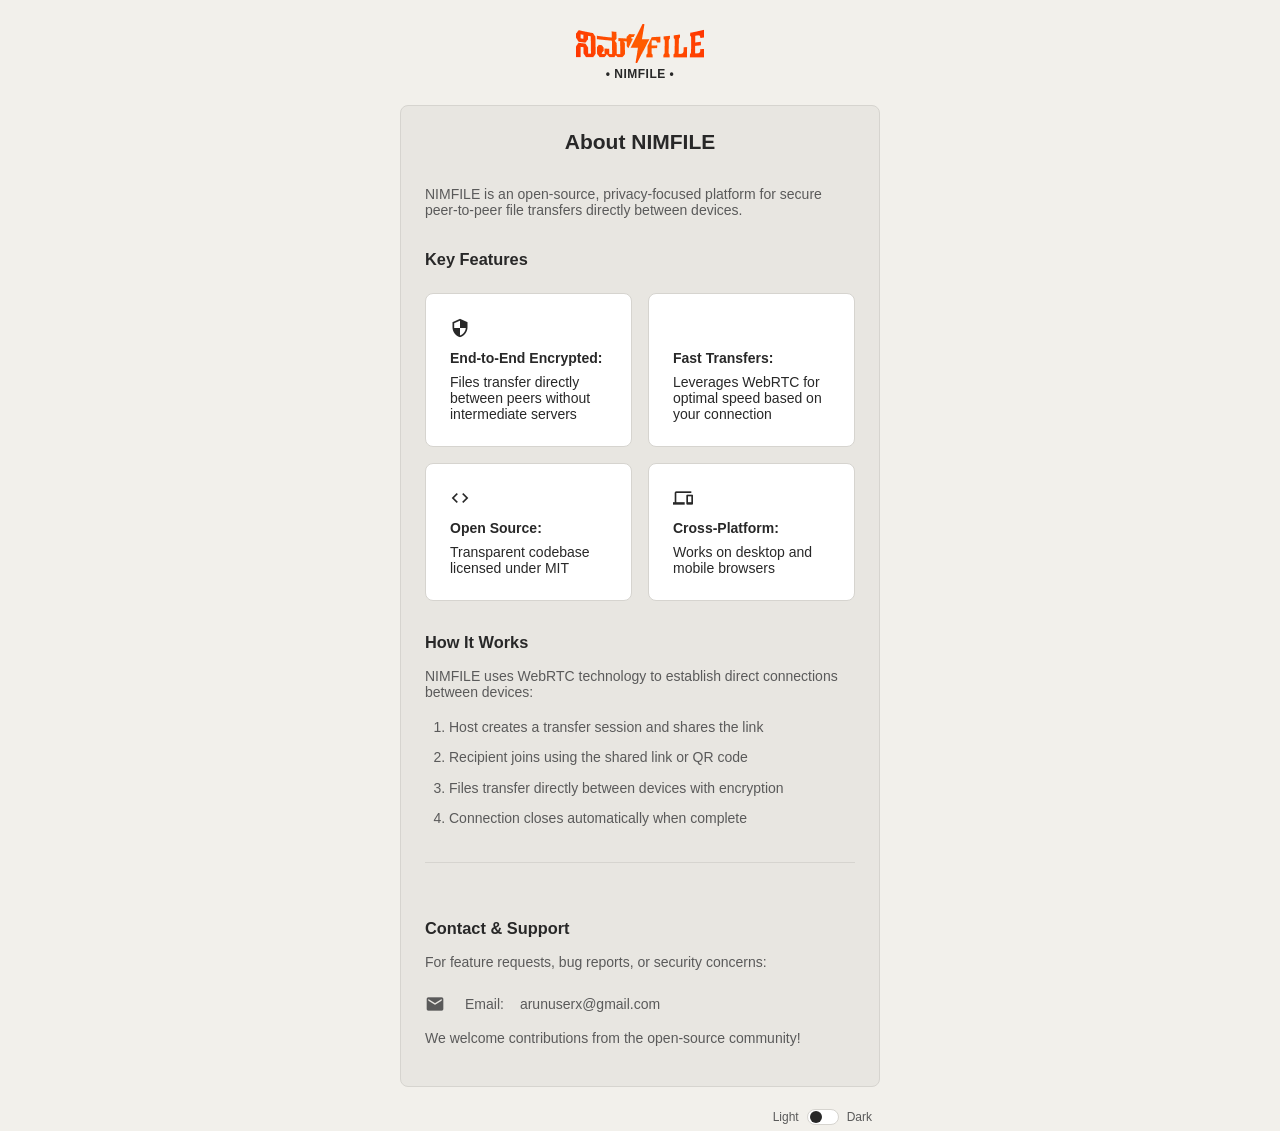
<file: about.html>
<!DOCTYPE html>
<html lang="en">
<head>
<meta charset="UTF-8">
  <title>• NIMFILE •</title>
  <meta name="viewport" content="width=device-width, initial-scale=1.0">
  <!-- Material Icons Bolt Favicon -->
  <link rel="icon" href="assets/favicon.png" type="image/png">
  <link rel="stylesheet" href="style.css">
  <link href="https://fonts.googleapis.com/icon?family=Material+Icons" rel="stylesheet">
  <style>
    .material-icons {
      font-size: 20px;
    }
  </style>
</head>
<body>
  <div class="top-bar">
    <div class="header-title">
      <img src="assets/icon.png" alt="NIMFILE Icon" class="app-logo">
      <span class="app-title">• NIMFILE •</span>
    </div>
  </div>
  
  <main class="centered-container">
    <h1 class="visually-hidden">About NIMFILE - Secure File Transfer</h1>

    <section class="card">
      <h2>About NIMFILE</h2>
      <p class="intro-text">NIMFILE is an open-source, privacy-focused platform for secure peer-to-peer file transfers directly between devices.</p>
      
      <div class="feature-section">
        <h3>Key Features</h3>
        <ul class="feature-list">
          <li>
            <span class="material-icons feature-icon">security</span>
            <strong>End-to-End Encrypted:</strong> Files transfer directly between peers without intermediate servers
          </li>
          <li>
            <span class="material-icons feature-icon">bolt</span>
            <strong>Fast Transfers:</strong> Leverages WebRTC for optimal speed based on your connection
          </li>
          <li>
            <span class="material-icons feature-icon">code</span>
            <strong>Open Source:</strong> Transparent codebase licensed under MIT
          </li>
          <li>
            <span class="material-icons feature-icon">devices</span>
            <strong>Cross-Platform:</strong> Works on desktop and mobile browsers
          </li>
        </ul>
      </div>

      <div class="tech-section">
        <h3>How It Works</h3>
        <p>NIMFILE uses WebRTC technology to establish direct connections between devices:</p>
        <ol class="process-steps">
          <li>Host creates a transfer session and shares the link</li>
          <li>Recipient joins using the shared link or QR code</li>
          <li>Files transfer directly between devices with encryption</li>
          <li>Connection closes automatically when complete</li>
        </ol>
      </div>

      <div class="contact-section">
        <h3>Contact & Support</h3>
        <p>For feature requests, bug reports, or security concerns:</p>
        <p class="contact-email">
          <span class="material-icons">email</span>
          Email: <a href="mailto:arunuserx@gmail.com">arunuserx@gmail.com</a>
        </p>
        <p>We welcome contributions from the open-source community!</p>
      </div>
    </section>
  </main>

  <div class="theme-button-wrapper">
    <div class="left-placeholder"></div>
    <button id="themeToggleBtn" title="Toggle theme" aria-label="Toggle theme" class="theme-toggle-btn">
      <span class="theme-toggle-label">Light</span>
      <span class="theme-toggle-switch">
        <span class="switch-thumb"></span>
      </span>
      <span class="theme-toggle-label">Dark</span>
    </button>
  </div>
  <script src="theme.js" defer></script>
</body>
</html>
</file>
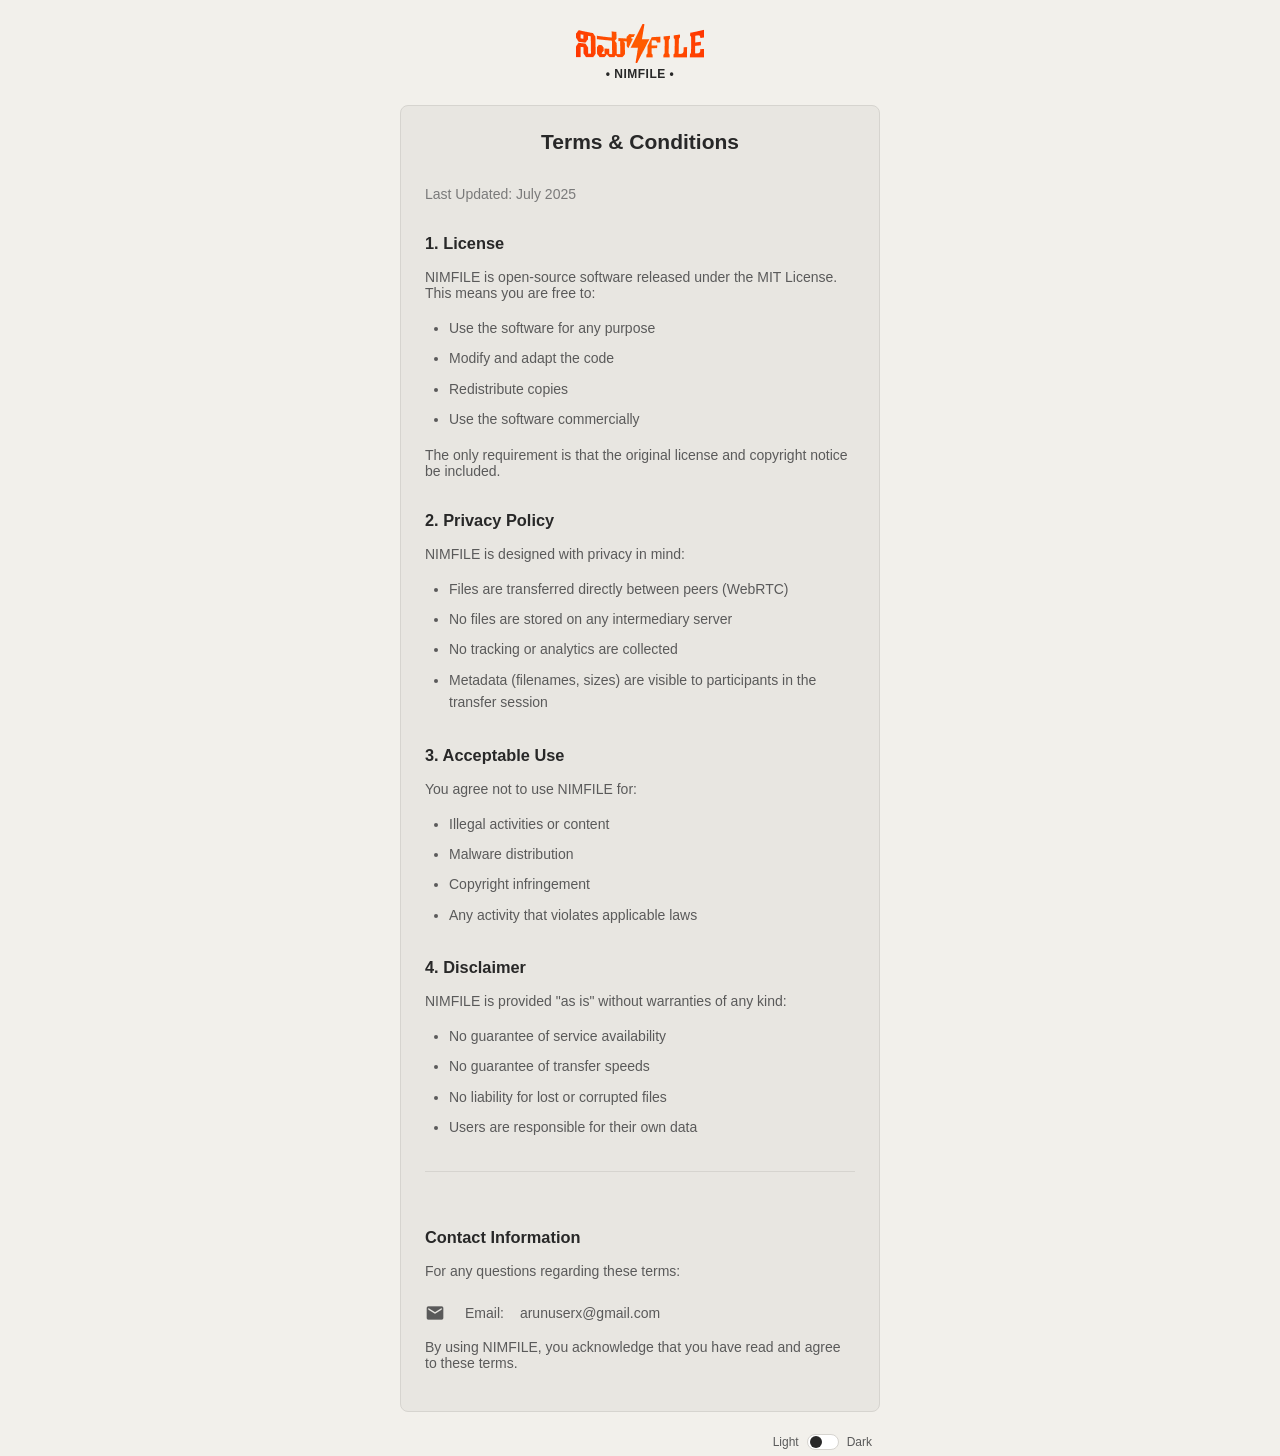
<file: terms.html>
<!DOCTYPE html>
<html lang="en">
<head>
<meta charset="UTF-8">
  <title>• NIMFILE •</title>
  <meta name="viewport" content="width=device-width, initial-scale=1.0">
  <!-- Material Icons Bolt Favicon -->
  <link rel="icon" href="assets/favicon.png" type="image/png">
  <link rel="stylesheet" href="style.css">
  <link href="https://fonts.googleapis.com/icon?family=Material+Icons" rel="stylesheet">
  <style>
    .material-icons {
      font-size: 20px;
    }
  </style>
</head>
<body>
  <div class="top-bar">
    <div class="header-title">
      <img src="assets/icon.png" alt="NIMFILE Icon" class="app-logo">
      <span class="app-title">• NIMFILE •</span>
    </div>
  </div>

  <main class="centered-container">
    <h1 class="visually-hidden">Terms & Conditions for NIMFILE</h1>

    <section class="card">
      <h2>Terms & Conditions</h2>
      <p class="last-updated">Last Updated: July 2025</p>
      
      <div class="terms-section">
        <h3>1. License</h3>
        <p>NIMFILE is open-source software released under the MIT License. This means you are free to:</p>
        <ul>
          <li>Use the software for any purpose</li>
          <li>Modify and adapt the code</li>
          <li>Redistribute copies</li>
          <li>Use the software commercially</li>
        </ul>
        <p>The only requirement is that the original license and copyright notice be included.</p>
      </div>

      <div class="terms-section">
        <h3>2. Privacy Policy</h3>
        <p>NIMFILE is designed with privacy in mind:</p>
        <ul>
          <li>Files are transferred directly between peers (WebRTC)</li>
          <li>No files are stored on any intermediary server</li>
          <li>No tracking or analytics are collected</li>
          <li>Metadata (filenames, sizes) are visible to participants in the transfer session</li>
        </ul>
      </div>

      <div class="terms-section">
        <h3>3. Acceptable Use</h3>
        <p>You agree not to use NIMFILE for:</p>
        <ul>
          <li>Illegal activities or content</li>
          <li>Malware distribution</li>
          <li>Copyright infringement</li>
          <li>Any activity that violates applicable laws</li>
        </ul>
      </div>

      <div class="terms-section">
        <h3>4. Disclaimer</h3>
        <p>NIMFILE is provided "as is" without warranties of any kind:</p>
        <ul>
          <li>No guarantee of service availability</li>
          <li>No guarantee of transfer speeds</li>
          <li>No liability for lost or corrupted files</li>
          <li>Users are responsible for their own data</li>
        </ul>
      </div>

      <div class="contact-section">
        <h3>Contact Information</h3>
        <p>For any questions regarding these terms:</p>
        <p class="contact-email">
          <span class="material-icons">email</span>
          Email: <a href="mailto:arunuserx@gmail.com">arunuserx@gmail.com</a>
        </p>
        <p>By using NIMFILE, you acknowledge that you have read and agree to these terms.</p>
      </div>
    </section>
  </main>

  <div class="theme-button-wrapper">
    <div class="left-placeholder"></div>
    <button id="themeToggleBtn" title="Toggle theme" aria-label="Toggle theme" class="theme-toggle-btn">
      <span class="theme-toggle-label">Light</span>
      <span class="theme-toggle-switch">
        <span class="switch-thumb"></span>
      </span>
      <span class="theme-toggle-label">Dark</span>
    </button>
  </div>
  <script src="theme.js" defer></script>
</body>
</html>
</file>
<file: style.css>
/* ================================
   PeerJS File Transfer - Minimal
   ================================ */

/* --- Variables --- */
:root {
  --font-family: -apple-system, BlinkMacSystemFont, 'Segoe UI', Arial, sans-serif;
  --font-base: 14px;
  --font-lg: 16px;
  --font-sm: 12px;
  --radius: 8px;
  --transition: 0.2s ease;
  
  /* 8-unit spacing system */
  --space-xxs: 4px;
  --space-xs: 8px;
  --space-sm: 16px;
  --space-md: 24px;
  --space-lg: 32px;
  --space-xl: 40px;
  
  /* Layout */
  --screen-margin: var(--space-sm);
  --card-padding: var(--space-sm);
  
  /* Dark theme (default) */
  --bg: #282828;
  --bg-alt: #1e1e1e;
  --surface: #333333;
  --card: #1e1e1e;
  --border: #3d3d3d;
  --text: #F2F0EB;
  --text-secondary: #b3b1ad;
  --text-muted: #d1cfcb;
  --btn-bg: #333333;
  --btn-hover: #424242;
  --input-bg: #1e1e1e;
  --progress-bg: #333333;
   --status-connected: #4CAF50; /* Green */
  --status-disconnected: #F44336; /* Red */
}

/* Light theme */
.light-theme {
  --bg: #F2F0EB;
  --bg-alt: #e8e6e1;
  --surface: #ffffff;
  --card: #e8e6e1;
  --border: #d6d4cf;
  --text: #282828;
  --text-secondary: #5a5a5a;
  --text-muted: #7a7a7a;
  --btn-bg: #ffffff;
  --btn-hover: #f0eeea;
  --input-bg: #ffffff;
  --progress-bg: #e8e6e1;
   --status-connected: #2E7D32; /* Darker green */
  --status-disconnected: #C62828; /* Darker red */
}

/* --- Base Styles --- */
* {
  box-sizing: border-box;
  margin: 0;
  padding: 0;
}

html, body {
  height: 100%;
  font-family: var(--font-family);
  font-size: var(--font-base);
}

body {
  background: var(--bg);
  color: var(--text);
  transition: background var(--transition), color var(--transition);
  display: flex;
  flex-direction: column;
  align-items: center;
  padding: var(--screen-margin);
  text-align: center;
}

/* --- Layout --- */
.top-bar {
  width: 100%;
  max-width: 512px;
  display: flex;
  justify-content: center;
  align-items: center;
  padding: var(--space-xs) var(--space-sm);
  margin: 0 auto var(--space-sm);
}

.header-title {
  display: flex;
  flex-direction: column;
  align-items: center;
  gap: var(--space-xxs);
  text-align: center;
}

.app-icon {
  font-size: var(--space-lg);
  color: var(--accent);
}

.app-title {
  font-size: var(--font-sm);
  font-weight: 600;
  color: var(--text);
  letter-spacing: 0.5px;
}

.theme-button-wrapper {
  width: 100%;
  max-width: 512px;
  margin: 0 auto var(--space-sm);
  display: flex;
  justify-content: space-between;
  align-items: center;
  padding: 0 var(--space-sm);
  gap: var(--space-lg);
}

.text-buttons-container { /* Changed from .text-button-group to .text-buttons-container based on index.html */
  display: flex;
  gap: var(--space-sm);
  justify-content: center;
}

/* --- Buttons --- */
button {
  font-family: inherit;
  font-size: var(--font-base);
  border-radius: var(--radius);
  border: none;
  outline: none;
  transition: all var(--transition);
  cursor: pointer;
  display: inline-flex;
  align-items: center;
  justify-content: center;
}

.primary-btn {
  background: var(--text);
  color: var(--bg);
  padding: var(--space-xs) var(--space-md);
  font-weight: 500;
  height: 36px;
  min-width: 100px;
  margin: var(--space-sm) auto;
  border: 1px solid var(--border);
}

.primary-btn:hover {
  background: var(--btn-hover);
  color: var(--text);
}

.primary-btn:disabled {
  opacity: 0.6;
  cursor: not-allowed;
}

.icon-btn {
  background: var(--btn-bg);
  color: var(--text-secondary);
  border: 1px solid var(--border);
  padding: var(--space-xs);
  border-radius: var(--radius);
  width: 32px;
  height: 32px;
  margin-left: auto;
}

.icon-btn:hover {
  background: var(--btn-hover);
  color: var(--text);
  border-color: var(--text);
}

.text-button {
  text-decoration: none;
  background: none;
  border: none;
  color: var(--text-secondary);
  font-size: var(--font-sm);
  cursor: pointer;
  padding: var(--space-xxs) var(--space-xs);
  height: 28px;
  min-width: 60px;
  text-align: center;
  border-radius: var(--radius);
}

.text-button:hover {
  color: var(--text);
}

.theme-toggle-btn {
  display: flex;
  align-items: center;
  gap: var(--space-xs);
  background: none;
  border: none;
  cursor: pointer;
  padding: var(--space-xxs) var(--space-xs);
  height: 28px;
  border-radius: var(--radius);
}

.theme-toggle-switch {
  width: var(--space-lg);
  height: var(--space-sm);
  background: var(--btn-bg);
  border-radius: var(--radius);
  border: 1px solid var(--border);
  position: relative;
}

.switch-thumb {
  width: 12px;
  height: 12px;
  border-radius: 50%;
  background: var(--text);
  position: absolute;
  top: 1px;
  left: 2px;
  transition: left var(--transition);
}

.theme-toggle-btn.dark .switch-thumb {
  left: var(--space-sm);
}

.theme-toggle-label {
  font-size: var(--font-sm);
  color: var(--text-secondary);
  text-align: center;
}

.back-button {
  display: flex;
  align-items: center;
  gap: var(--space-xs);
  background: none;
  border: none;
  color: var(--text);
  font-size: var(--font-base);
  cursor: pointer;
  padding: var(--space-xxs) 0;
  height: 28px;
  margin: 0 auto var(--space-sm);
  justify-content: center;
  border-radius: var(--radius);
}

.back-button:hover {
  opacity: 0.8;
}

main {
  flex: 1;
  display: flex;
  flex-direction: column;
  justify-content: center;
  align-items: center;
  padding: 0 var(--space-sm);
  width: 100%;
  max-width: 512px;
  margin: 0 auto;
  text-align: center;
}

/* --- Cards --- */
.card {
  background: var(--card);
  border-radius: var(--radius);
  border: 1px solid var(--border);
  padding: var(--card-padding);
  margin-bottom: var(--space-sm);
  width: 100%;
  text-align: center;
}

/* --- Inputs --- */
input[type="text"] {
  font-size: var(--font-base);
  padding: var(--space-xs) var(--space-sm);
  border-radius: var(--radius);
  border: 1px solid var(--border);
  background: var(--input-bg);
  color: var(--text);
  font-family: inherit;
  outline: none;
  transition: border var(--transition);
  width: 100%;
  height: 36px;
  margin: 0 auto var(--space-sm);
  display: block;
  max-width: 400px;
  text-align: center;
}

input[type="text"]:focus {
  border-color: var(--text);
}

label {
  font-size: var(--font-base);
  color: var(--text-secondary);
  margin-bottom: var(--space-xs);
  display: block;
  text-align: center;
}

/* --- Specific Components --- */
.join-link-row {
  display: flex;
  align-items: center;
  justify-content: center;
  gap: var(--space-sm);
  background: var(--bg-alt);
  border-radius: var(--radius);
  padding: var(--space-xs) var(--space-sm);
  margin: 0 auto var(--space-sm);
  height: 36px;
  max-width: 400px;
  width: 100%;
}

#joinLink {
  color: var(--text);
  text-decoration: none;
  flex: 1;
  overflow: hidden;
  text-overflow: ellipsis;
  white-space: nowrap;
  font-size: var(--font-sm);
  text-align: center;
  min-width: 0; /* Allow the link to shrink */
}

.qr-container {
  display: flex;
  flex-direction: column;
  align-items: center;
  width: 100%;
  margin: var(--space-sm) auto;
  padding: var(--space-xs);
}

.qr-label {
  margin-bottom: var(--space-sm);
}

#qrcode {
  background: #ffffff;
  border-radius: var(--radius);
  padding: var(--space-xs);
  margin: 0 auto var(--space-sm);
  display: flex;
  justify-content: center;
  align-items: center;
  width: 160px;
  height: 160px;
  box-sizing: border-box;
}

#qrcode canvas,
#qrcode img {
  max-width: 100%;
  max-height: 100%;
  width: auto;
  height: auto;
  display: block;
}

.qr-text {
  margin-top: var(--space-xs);
  color: var(--text-secondary);
  font-size: var(--font-sm);
  text-align: center;
  width: 100%;
  padding: 0 var(--space-xs);
}

.peers-section {
  margin-top: var(--space-sm);
}

.peers-section strong {
  display: block;
  margin-bottom: var(--space-xs);
}

#peersList {
  list-style: none;
  padding: 0;
  margin: 0 auto;
  max-height: 160px;
  overflow-y: auto;
  width: 100%;
  max-width: 400px;
}

#peersList li {
  padding: var(--space-xs) 0;
  display: flex;
  align-items: center;
  justify-content: center;
  gap: var(--space-sm);
  height: var(--space-md);
  text-align: center;
}

.peer-color-dot {
  display: none;
}

.peer-username {
  font-weight: 500;
  color: var(--text);
  font-size: var(--font-sm);
  text-align: center;
}

.peer-status {
  font-size: var(--font-sm);
  margin-left: auto;
  text-align: right;
}

.peer-status.connected {
  color: var(--status-connected);
}

.peer-status.connecting {
  color: orange; /* Added for connecting status */
}

.peer-status.disconnected {
  color: var(--status-disconnected);
}

.peer-status.session_ended {
  color: var(--status-disconnected); /* Use disconnected color for session ended */
}

.message-tile.file {
  background: var(--surface);
  border-radius: var(--radius);
  padding: var(--space-sm);
  margin: var(--space-xs) auto;
  animation: fadeIn 0.3s ease;
  max-width: 400px;
  width: 100%;
  text-align: center;
  border: 1px solid var(--border);
}

@keyframes fadeIn {
  from { opacity: 0; transform: translateY(10px); }
  to { opacity: 1; transform: translateY(0); }
}

.file-meta-row {
  display: flex;
  align-items: center;
  justify-content: center;
  gap: var(--space-sm);
  margin-top: var(--space-xs);
  flex-wrap: wrap;
}

.file-icon {
  font-size: 20px;
  color: var(--text);
}

.file-name {
  font-weight: 500;
  color: var(--text);
  max-width: 160px;
  overflow: hidden;
  text-overflow: ellipsis;
  white-space: nowrap;
  font-size: var(--font-sm);
  text-align: center;
}

.file-size {
  font-size: var(--font-sm);
  color: var(--text-secondary);
  text-align: center;
}

.file-progress-bar {
  width: 100%;
  background: var(--progress-bg);
  border-radius: 2px;
  height: 4px;
  margin: var(--space-xs) 0;
  overflow: hidden;
}

.file-progress-bar-inner {
  background: var(--text);
  height: 100%;
  border-radius: 2px;
  width: 0;
  transition: width var(--transition);
}

.file-status-msg {
  font-size: var(--font-sm);
  color: var(--text-secondary);
  text-align: center;
  margin-top: var(--space-xs);
}

/* --- Username Form --- */
.username-section form {
  display: flex;
  align-items: center;
  justify-content: center;
  gap: var(--space-sm);
  width: 100%;
  max-width: 400px;
  margin: 0 auto;
}

.username-section input[type="text"] {
  margin: 0;
  flex: 1;
}

.set-username-btn {
  margin: 0;
  min-width: 80px;
}

/* --- Utility --- */
.hidden {
  display: none !important;
}

.visually-hidden {
  position: absolute;
  left: -10000px;
}

/* --- Scrollbar --- */
::-webkit-scrollbar {
  width: 6px;
}

::-webkit-scrollbar-thumb {
  background: var(--surface);
  border-radius: 3px;
}

::-webkit-scrollbar-track {
  background: transparent;
}

::selection {
  background: var(--text);
  color: var(--bg);
}

/* ================================
   RESPONSIVE BREAKPOINTS
   ================================ */

@media (max-width: 768px) {
  :root {
    --screen-margin: 12px;
    --card-padding: 12px;
  }
  
  .top-bar {
    padding: 6px 12px;
  }
  
  .theme-button-wrapper {
    padding: 0 12px;
    gap: var(--space-md);
  }
  
  main {
    padding: 0 12px;
  }
  
  .file-name {
    max-width: 120px;
  }

  .username-section form {
    flex-direction: column;
    gap: var(--space-xs);
  }

  .username-section input[type="text"] {
    width: 100%;
  }

  .set-username-btn {
    width: 100%;
  }
}

@media (max-width: 480px) {
  :root {
    --screen-margin: 8px;
    --card-padding: 8px;
  }
  
  .top-bar {
    padding: 4px 8px;
  }
  
  .theme-button-wrapper {
    padding: 0 8px;
    flex-direction: column;
    gap: var(--space-xs);
    align-items: center;
  }
  
  main {
    padding: 0 8px;
  }
  
  .primary-btn {
    padding: 6px 12px;
    font-size: var(--font-sm);
    min-width: 90px;
    height: 30px;
  }
  
  .file-meta-row {
    flex-direction: column;
    align-items: center;
    gap: 4px;
  }
  
  .file-name {
    max-width: 96px;
  }
  
  .join-link-row {
    /* Removed flex-direction: column; */
    gap: var(--space-xs); /* Adjusted gap for better spacing */
    height: auto;
    padding: 8px;
  }
  
  .text-buttons-container { /* Changed from .text-button-group to .text-buttons-container based on index.html */
    flex-direction: column;
    gap: 4px;
  }
  
  #peersList {
    max-height: 120px;
  }
  
  #qrcode {
    width: 128px;
    height: 128px;
  }
}


/* ================================
   About & Terms Page Specific Styles
   ================================ */

/* Card and main content adjustments - keep default card centering, but adjust padding */
main.centered-container .card {
  padding: var(--space-md); /* Keep padding adjustment */
}

/* Align main H2 headings to the center on About/Terms pages */
main.centered-container .card h2 {
  text-align: center;
  margin-bottom: var(--space-lg); /* Increased space below main heading */
  color: var(--text); /* Main heading remains strong */
}

/* Align all other headings (H3) and text content to the left */
main.centered-container .card h3 {
  text-align: left;
  margin-top: var(--space-lg); /* Increased space above subheadings */
  margin-bottom: var(--space-sm); /* Space below subheadings */
  color: var(--text); /* Subheadings remain strong */
}

.intro-text {
  text-align: left;
  margin-bottom: var(--space-md); /* Space below intro text */
  color: var(--text-secondary); /* Softer shade for intro text */
}

.last-updated {
  text-align: left;
  margin-bottom: var(--space-md); /* Space below last updated */
  color: var(--text-muted); /* Even softer shade for last updated */
}

.tech-section p,
.contact-section p,
.terms-section p {
  text-align: left;
  margin-bottom: var(--space-sm); /* Space below general paragraphs */
  color: var(--text-secondary); /* Softer shade for general paragraphs */
}

/* List items should also be left-aligned */
.process-steps,
.terms-section ul {
  text-align: left; /* This will align the list items */
  margin-bottom: var(--space-md); /* Space below lists */
  padding-left: var(--space-md); /* Ensure consistent indentation for the list container */
}

.process-steps li,
.terms-section li {
  color: var(--text-secondary); /* Softer shade for list item text */
  margin-bottom: var(--space-xs); /* Reduced space between list items */
  line-height: 1.6;
  padding-left: 0; /* Removed conflicting padding from list items */
}


/* Feature list improvements */
.feature-list {
  list-style: none;
  padding: 0;
  margin: var(--space-md) 0;
  display: grid; /* Use grid for symmetric layout */
  grid-template-columns: repeat(auto-fit, minmax(200px, 1fr)); /* Responsive columns */
  gap: var(--space-sm); /* Gap between tiles */
}

.feature-list li {
  display: flex;
  flex-direction: column; /* Stack icon, strong, and p */
  align-items: flex-start; /* Align content to the left within the tile */
  text-align: left; /* Align text to the left within the tile */
  gap: var(--space-xs); /* Space between icon, heading, and description */
  padding: var(--space-md); /* More padding for a better tile look */
  background: var(--surface);
  border-radius: var(--radius);
  border: 1px solid var(--border);
  height: auto; /* Allow height to adjust */
}

.feature-list li strong {
  margin-top: var(--space-xxs); /* Small space between icon and heading */
  display: block; /* Ensure strong takes full width for proper text alignment */
  color: var(--text); /* Feature titles remain strong */
}

.feature-list li p {
  font-size: var(--font-sm);
  color: var(--text-secondary); /* Feature descriptions use a softer shade */
}

.feature-icon {
  font-size: 28px; /* Slightly larger icons for features */
  color: var(--text); /* Feature icons remain prominent */
  margin-top: 0; /* Reset margin-top, flexbox handles alignment */
}

/* Contact section improvements */
.contact-section {
  margin-top: var(--space-lg);
  padding-top: var(--space-md);
  border-top: 1px solid var(--border);
}

.contact-email {
  display: flex;
  align-items: center;
  gap: var(--space-sm);
  margin: var(--space-md) 0;
}

.contact-email .material-icons {
  margin-right: var(--space-xxs); /* Small space to the right of the icon */
  vertical-align: middle;
  color: var(--text-secondary); /* Softer shade for contact email icon */
}

.contact-email a {
  color: var(--text-secondary); /* Softer shade for email link */
  text-decoration: none; /* Ensure no underline */
}

.contact-email a:hover {
  color: var(--text); /* Darker on hover */
}

/* Terms section specific improvements */
.terms-section {
  margin-bottom: var(--space-lg);
}

.terms-section ul {
  list-style-position: outside;
  padding-left: var(--space-md);
  margin: var(--space-sm) 0;
}

/* Icon consistency */
.material-icons {
  vertical-align: middle;
  font-size: 20px; /* Default size */
}

/* Responsive adjustments */
@media (max-width: 768px) {
  main.centered-container .card {
    padding: var(--space-sm);
  }
  
  .feature-list {
    grid-template-columns: 1fr; /* Single column on smaller screens */
  }
  .feature-list li {
    padding: var(--space-sm);
  }
  
  .process-steps,
  .terms-section ul {
    padding-left: var(--space-sm);
  }
}

@media (max-width: 480px) {
  .feature-list li {
    align-items: flex-start; /* Revert to flex-start for small screens if content is long */
    text-align: left; /* Align text left on small screens */
  }
  
  .contact-email {
    flex-direction: row;
    align-items: center;
  }
}

/* Add these new styles to your existing CSS */

.session-info-card {
  position: relative;
  padding: 0;
  overflow: hidden;
  /* Add border-radius here */
  border-radius: var(--radius); /* Apply the global radius variable */
}

.collapsible-header {
  display: flex;
  justify-content: space-between;
  align-items: center;
  padding: var(--space-sm);
  cursor: pointer;
  background: var(--surface);
  border-bottom: 1px solid var(--border);
  /* Apply top border-radius to header */
  border-radius: var(--radius);
}

.peer-info {
  font-size: var(--font-sm);
  color: var(--text);
}

.peer-info span {
  font-weight: 500;
}

.collapsible-content {
  padding: var(--space-sm);
  max-height: 500px; /* A large enough value for expanded state */
  overflow: hidden; /* Hide overflow during transition */
  transition: max-height 0.3s ease-out, padding 0.3s ease-out; /* Smooth transition for height and padding */
}

.session-info-card.collapsed .collapsible-content {
  max-height: 0; /* Collapse to 0 height */
  padding-top: 0; /* Remove padding when collapsed */
  padding-bottom: 0; /* Remove padding when collapsed */
}

#toggleSessionInfoBtn .material-icons {
  transition: transform 0.3s ease;
}

.session-info-card.collapsed #toggleSessionInfoBtn .material-icons {
  transform: rotate(180deg);
}

.session-info-card:not(.collapsed) #toggleSessionInfoBtn .material-icons {
  transform: rotate(0deg);
}

/* Adjust existing styles to accommodate new layout */
.session-details {
  margin-top: 0;
}

.join-link-row {
  margin-top: 0;
}
</file>
